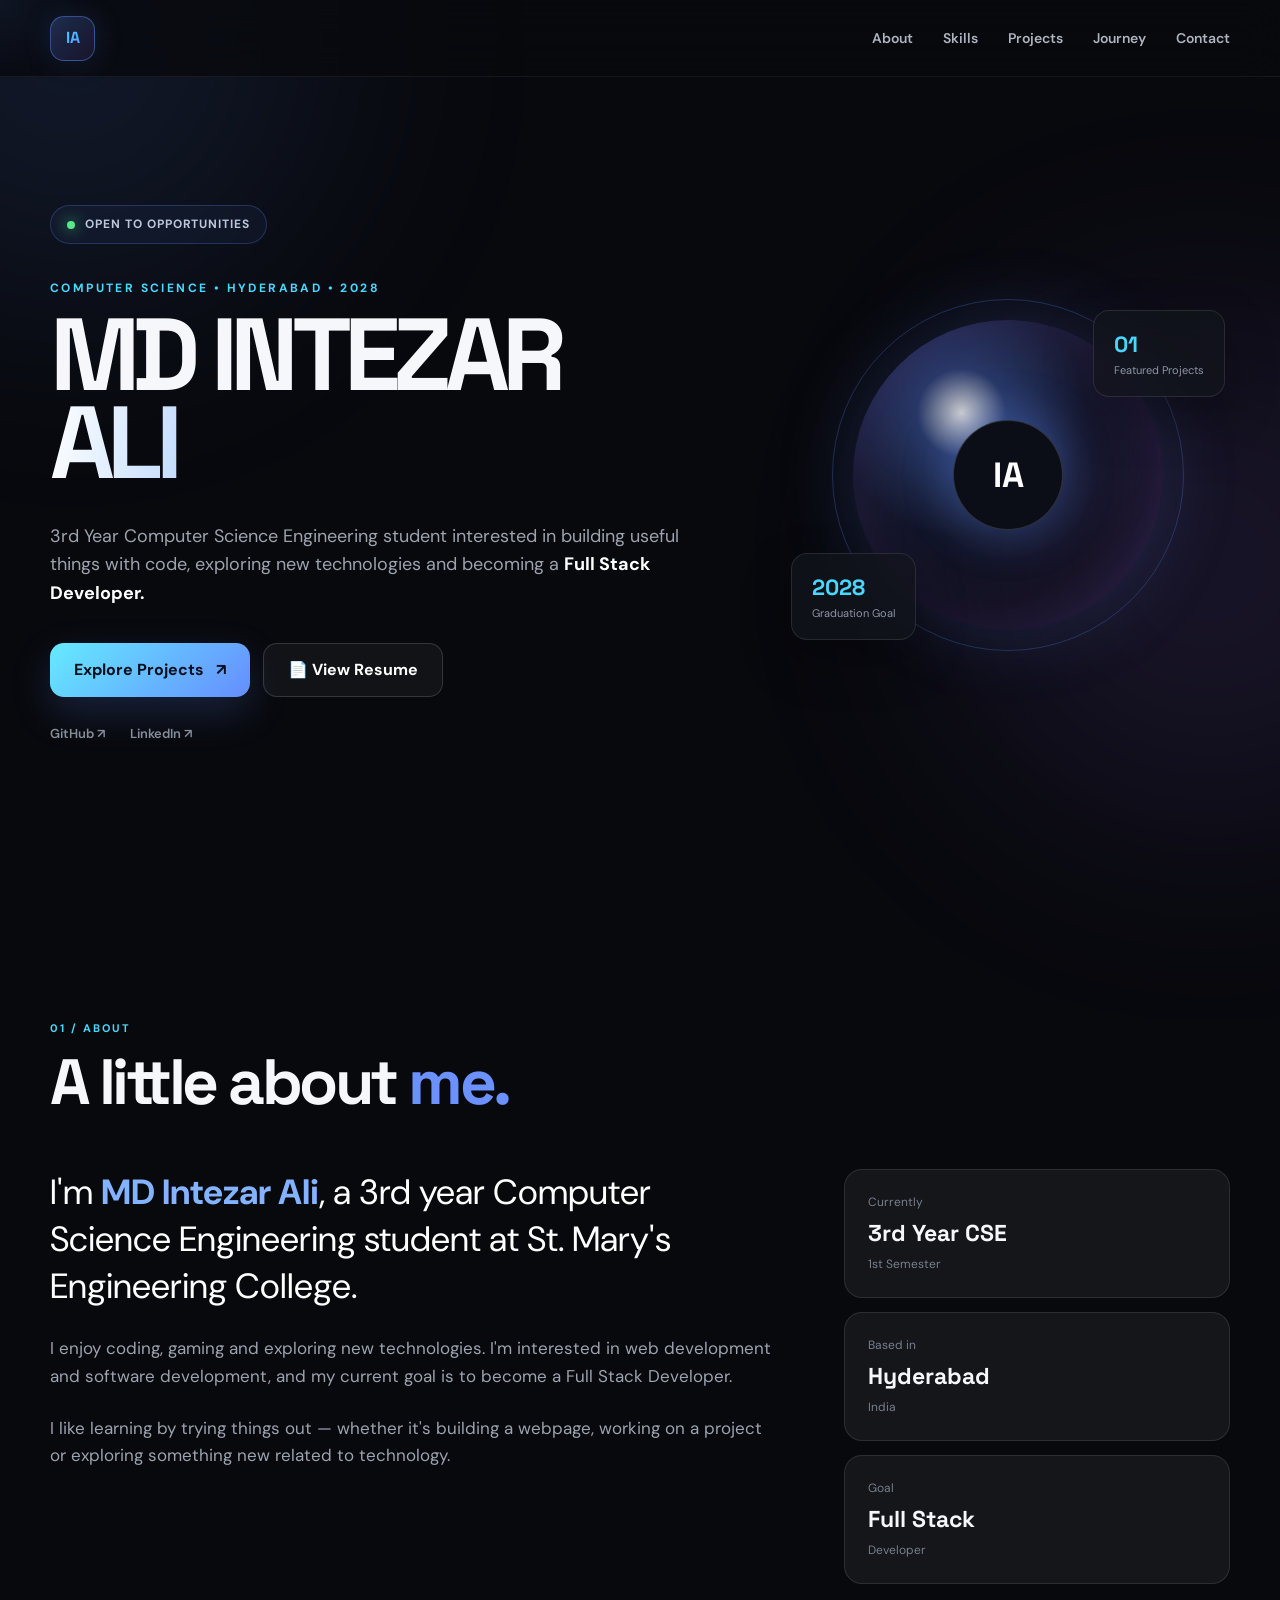
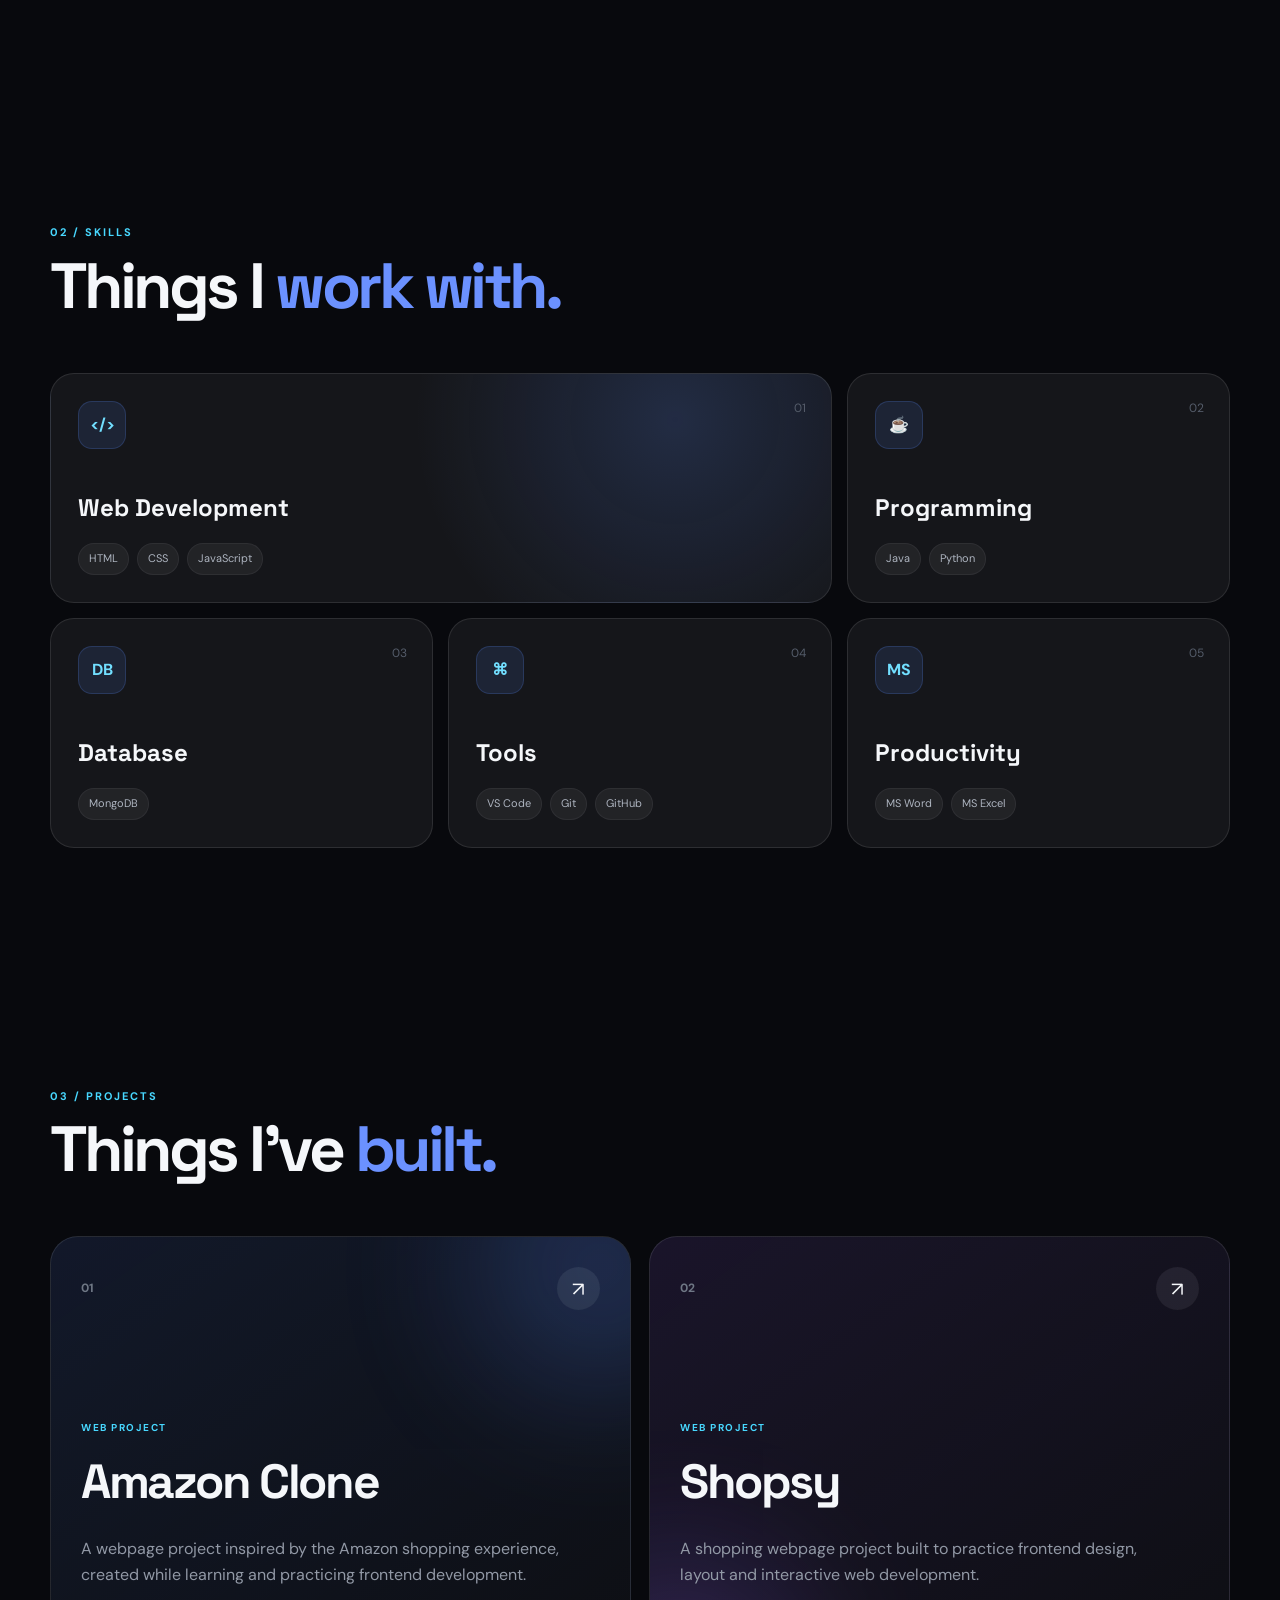
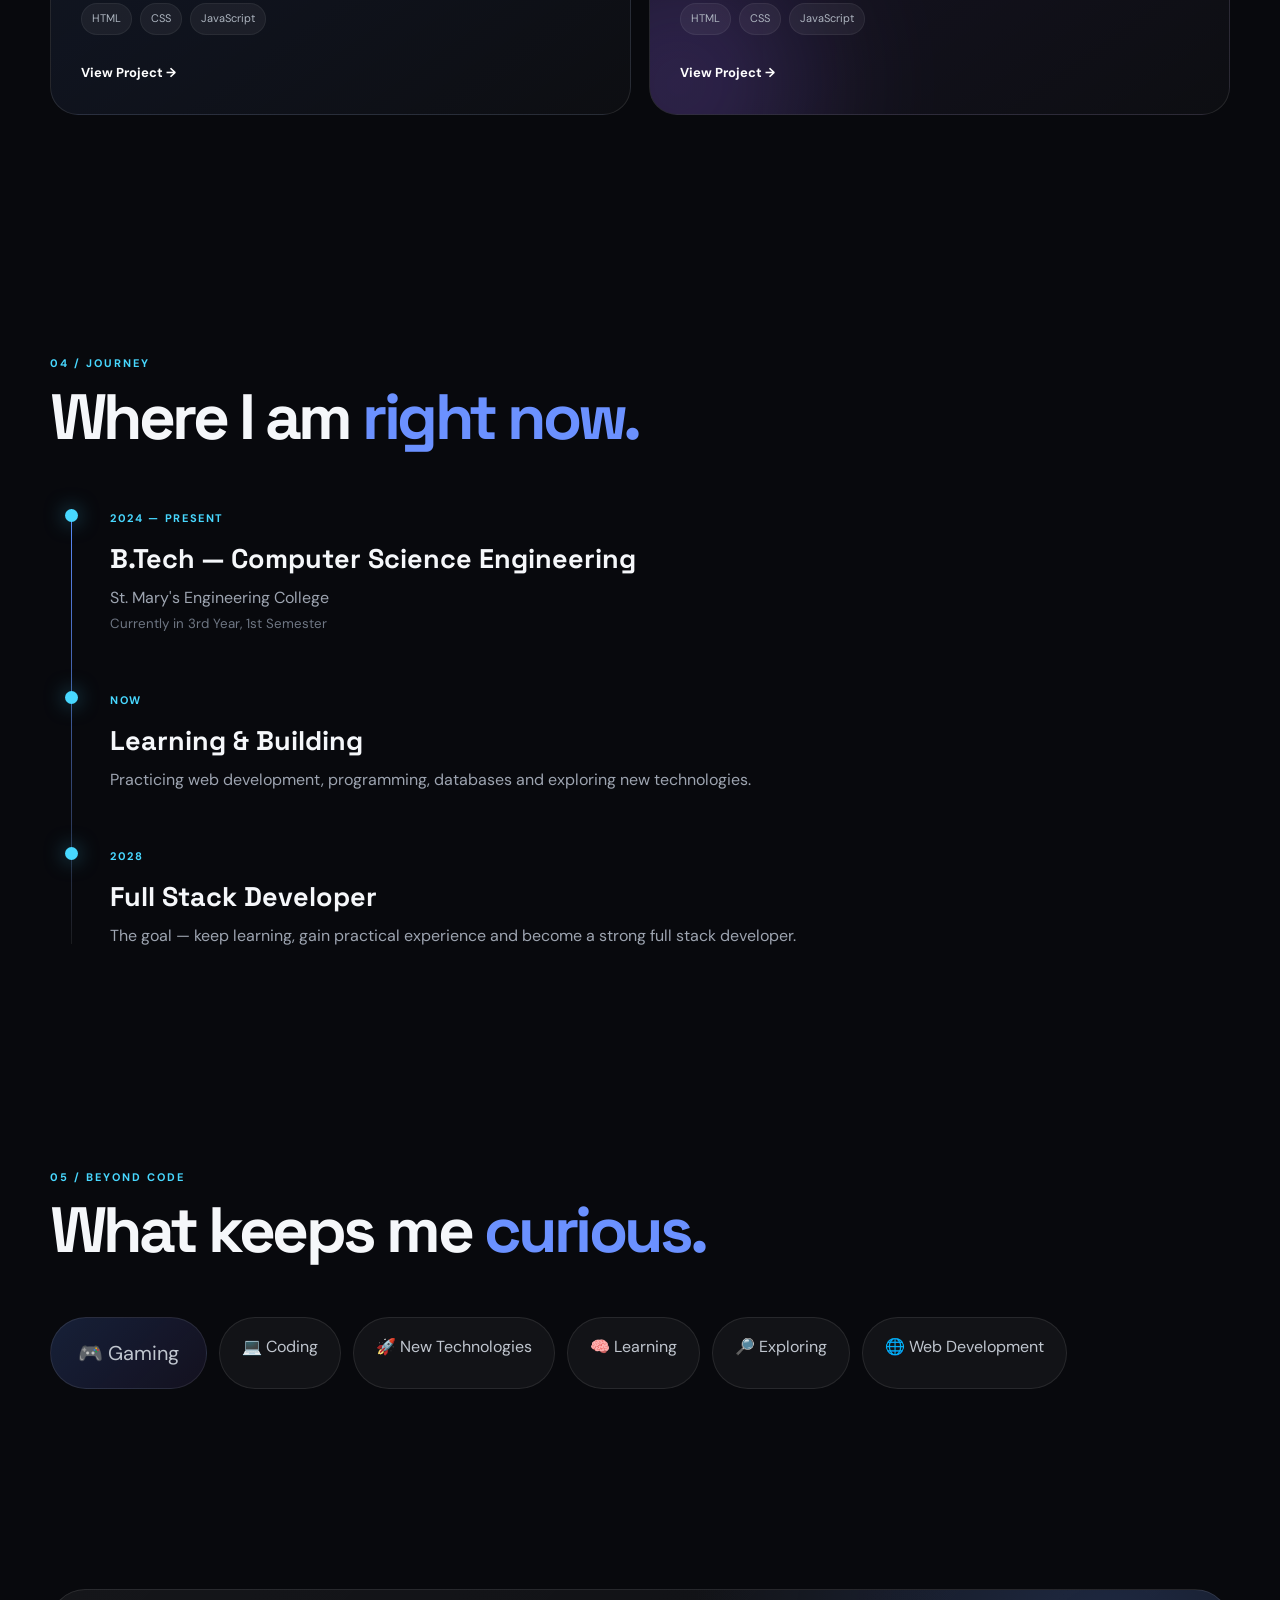
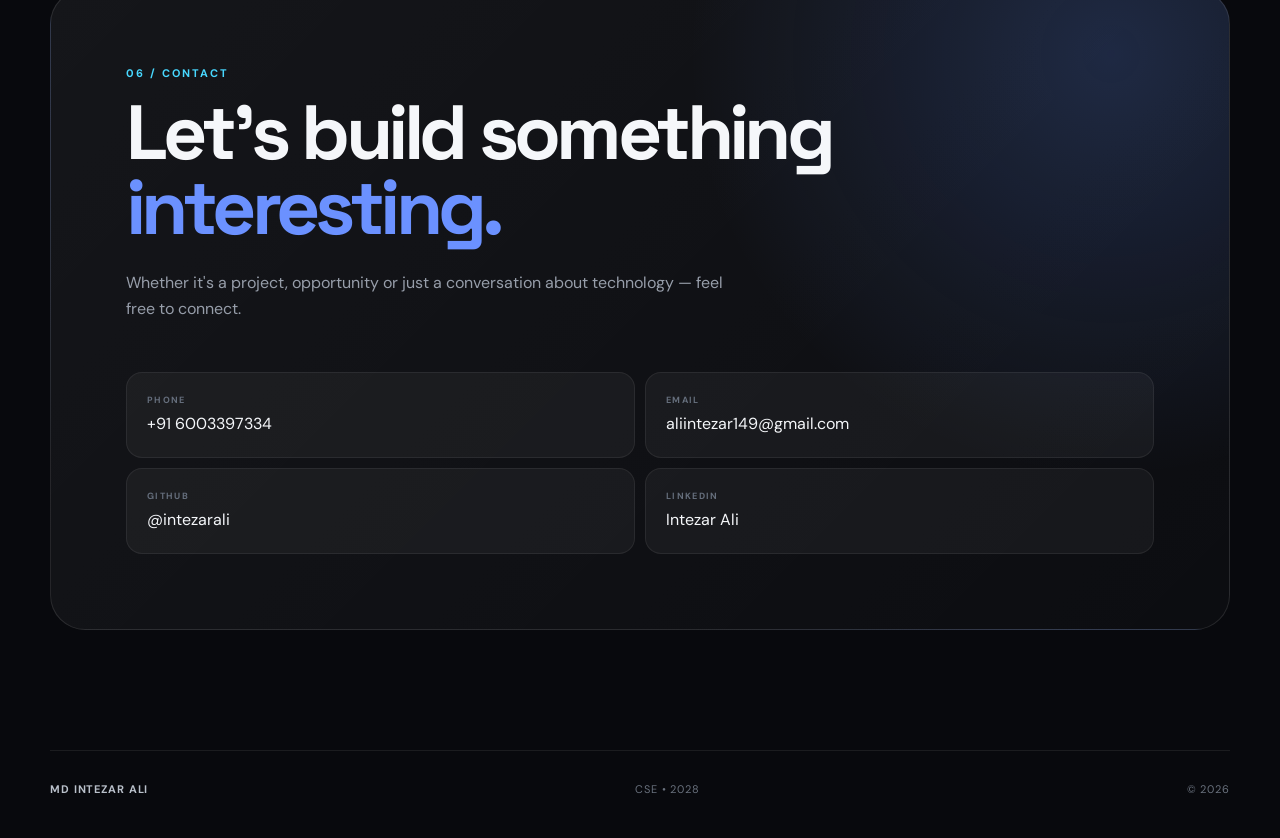
<file: index.html>
<!DOCTYPE html>
<html lang="en">

<head>
    <meta charset="UTF-8">
    <meta name="viewport" content="width=device-width, initial-scale=1.0">

    <title>MD Intezar Ali | CSE Student</title>

    <meta name="description" content="Portfolio of MD Intezar Ali — 3rd Year Computer Science Engineering student and aspiring Full Stack Developer.">

    <link rel="stylesheet" href="style.css">
</head>

<body>

    <!-- Background -->
    <div class="bg-grid"></div>
    <div class="glow glow-one"></div>
    <div class="glow glow-two"></div>

    <!-- NAVBAR -->
    <header class="navbar">
        <div class="nav-container">

            <a href="#home" class="logo">
                <span>IA</span>
            </a>

            <button class="menu-btn" id="menuBtn">
                ☰
            </button>

            <nav id="navMenu">
                <a href="#about">About</a>
                <a href="#skills">Skills</a>
                <a href="#projects">Projects</a>
                <a href="#journey">Journey</a>
                <a href="#contact">Contact</a>
            </nav>

        </div>
    </header>


    <!-- HERO -->
    <main>

        <section class="hero" id="home">

            <div class="hero-content">

                <div class="status">
                    <span class="status-dot"></span> Open to Opportunities
                </div>

                <p class="eyebrow">
                    COMPUTER SCIENCE • HYDERABAD • 2028
                </p>

                <h1>
                    MD INTEZAR
                    <span>ALI</span>
                </h1>

                <p class="hero-description">
                    3rd Year Computer Science Engineering student interested in building useful things with code, exploring new technologies and becoming a
                    <strong>Full Stack Developer.</strong>
                </p>

                <div class="hero-buttons">

                    <a href="#projects" class="btn primary">
                        Explore Projects
                        <span>↗</span>
                    </a>

                    <a href="MD_Intezar_Ali_Resume.jpg" target="_blank" class="btn secondary">
                        📄 View Resume
                    </a>

                </div>

                <div class="quick-links">

                    <a href="https://github.com/intezarali" target="_blank" rel="noopener">
                        GitHub ↗
                    </a>

                    <a href="https://www.linkedin.com/in/intezar-ali-89b385343/" target="_blank" rel="noopener">
                        LinkedIn ↗
                    </a>

                </div>

            </div>

            <div class="hero-card">

                <div class="orb">
                    <div class="orb-core">IA</div>
                </div>

                <div class="floating-card card-top">
                    <span>01</span>
                    <p>Featured Projects</p>
                </div>

                <div class="floating-card card-bottom">
                    <span>2028</span>
                    <p>Graduation Goal</p>
                </div>

            </div>

        </section>


        <!-- ABOUT -->
        <section class="section" id="about">

            <div class="section-heading">
                <p class="section-number">01 / ABOUT</p>
                <h2>A little about <span>me.</span></h2>
            </div>

            <div class="about-grid">

                <div class="about-main">
                    <p class="big-text">
                        I'm <strong>MD Intezar Ali</strong>, a 3rd year Computer Science Engineering student at St. Mary's Engineering College.
                    </p>

                    <p>
                        I enjoy coding, gaming and exploring new technologies. I'm interested in web development and software development, and my current goal is to become a Full Stack Developer.
                    </p>

                    <p>
                        I like learning by trying things out — whether it's building a webpage, working on a project or exploring something new related to technology.
                    </p>
                </div>


                <div class="about-side">

                    <div class="info-card">
                        <span>Currently</span>
                        <strong>3rd Year CSE</strong>
                        <small>1st Semester</small>
                    </div>

                    <div class="info-card">
                        <span>Based in</span>
                        <strong>Hyderabad</strong>
                        <small>India</small>
                    </div>

                    <div class="info-card">
                        <span>Goal</span>
                        <strong>Full Stack</strong>
                        <small>Developer</small>
                    </div>

                </div>

            </div>

        </section>


        <!-- SKILLS -->
        <section class="section" id="skills">

            <div class="section-heading">
                <p class="section-number">02 / SKILLS</p>
                <h2>Things I <span>work with.</span></h2>
            </div>

            <div class="skills-grid">

                <div class="skill-card featured">
                    <div class="skill-icon">&lt;/&gt;</div>
                    <p>01</p>
                    <h3>Web Development</h3>

                    <div class="skill-tags">
                        <span>HTML</span>
                        <span>CSS</span>
                        <span>JavaScript</span>
                    </div>
                </div>


                <div class="skill-card">
                    <div class="skill-icon">☕</div>
                    <p>02</p>
                    <h3>Programming</h3>

                    <div class="skill-tags">
                        <span>Java</span>
                        <span>Python</span>
                    </div>
                </div>


                <div class="skill-card">
                    <div class="skill-icon">DB</div>
                    <p>03</p>
                    <h3>Database</h3>

                    <div class="skill-tags">
                        <span>MongoDB</span>
                    </div>
                </div>


                <div class="skill-card">
                    <div class="skill-icon">⌘</div>
                    <p>04</p>
                    <h3>Tools</h3>

                    <div class="skill-tags">
                        <span>VS Code</span>
                        <span>Git</span>
                        <span>GitHub</span>
                    </div>
                </div>


                <div class="skill-card">
                    <div class="skill-icon">MS</div>
                    <p>05</p>
                    <h3>Productivity</h3>

                    <div class="skill-tags">
                        <span>MS Word</span>
                        <span>MS Excel</span>
                    </div>
                </div>

            </div>

        </section>


        <!-- PROJECTS -->
        <section class="section" id="projects">

            <div class="section-heading">
                <p class="section-number">03 / PROJECTS</p>
                <h2>Things I've <span>built.</span></h2>
            </div>


            <div class="projects-grid">

                <!-- PROJECT 1 -->
                <article class="project-card project-one">

                    <div class="project-top">
                        <span class="project-number">01</span>
                        <span class="project-arrow">↗</span>
                    </div>

                    <div class="project-content">

                        <p class="project-label">
                            WEB PROJECT
                        </p>

                        <h3>Amazon Clone</h3>

                        <p>
                            A webpage project inspired by the Amazon shopping experience, created while learning and practicing frontend development.
                        </p>

                        <div class="tech-list">
                            <span>HTML</span>
                            <span>CSS</span>
                            <span>JavaScript</span>
                        </div>

                        <a href="https://intezarali.github.io/shopsydemo/" target="_blank" rel="noopener" class="project-link">
                            View Project →
                        </a>

                    </div>

                </article>


                <!-- PROJECT 2 -->
                <article class="project-card project-two">

                    <div class="project-top">
                        <span class="project-number">02</span>
                        <span class="project-arrow">↗</span>
                    </div>

                    <div class="project-content">

                        <p class="project-label">
                            WEB PROJECT
                        </p>

                        <h3>Shopsy</h3>

                        <p>
                            A shopping webpage project built to practice frontend design, layout and interactive web development.
                        </p>

                        <div class="tech-list">
                            <span>HTML</span>
                            <span>CSS</span>
                            <span>JavaScript</span>
                        </div>

                        <a href="https://intezarali.github.io/Amazon-clone/" target="_blank" rel="noopener" class="project-link">
                            View Project →
                        </a>

                    </div>

                </article>

            </div>

        </section>


        <!-- JOURNEY -->
        <section class="section" id="journey">

            <div class="section-heading">
                <p class="section-number">04 / JOURNEY</p>
                <h2>Where I am <span>right now.</span></h2>
            </div>

            <div class="timeline">

                <div class="timeline-item">

                    <div class="timeline-dot"></div>

                    <div class="timeline-content">

                        <span>2024 — PRESENT</span>

                        <h3>B.Tech — Computer Science Engineering</h3>

                        <p>
                            St. Mary's Engineering College
                        </p>

                        <small>
                            Currently in 3rd Year, 1st Semester
                        </small>

                    </div>

                </div>


                <div class="timeline-item">

                    <div class="timeline-dot"></div>

                    <div class="timeline-content">

                        <span>NOW</span>

                        <h3>Learning & Building</h3>

                        <p>
                            Practicing web development, programming, databases and exploring new technologies.
                        </p>

                    </div>

                </div>


                <div class="timeline-item future">

                    <div class="timeline-dot"></div>

                    <div class="timeline-content">

                        <span>2028</span>

                        <h3>Full Stack Developer</h3>

                        <p>
                            The goal — keep learning, gain practical experience and become a strong full stack developer.
                        </p>

                    </div>

                </div>

            </div>

        </section>


        <!-- INTERESTS -->
        <section class="section interests-section">

            <div class="section-heading">
                <p class="section-number">05 / BEYOND CODE</p>
                <h2>What keeps me <span>curious.</span></h2>
            </div>

            <div class="interest-cloud">

                <div class="interest big">
                    🎮 Gaming
                </div>

                <div class="interest">
                    💻 Coding
                </div>

                <div class="interest">
                    🚀 New Technologies
                </div>

                <div class="interest">
                    🧠 Learning
                </div>

                <div class="interest">
                    🔎 Exploring
                </div>

                <div class="interest">
                    🌐 Web Development
                </div>

            </div>

        </section>


        <!-- CONTACT -->
        <section class="contact-section" id="contact">

            <p class="section-number">06 / CONTACT</p>

            <h2>
                Let's build something
                <span>interesting.</span>
            </h2>

            <p class="contact-text">
                Whether it's a project, opportunity or just a conversation about technology — feel free to connect.
            </p>

            <div class="contact-links">

                <a href="tel:+916003397334">
                    <span>PHONE</span> +91 6003397334
                </a>

                <a href="mailto:aliintezar149@gmail.com">
                    <span>EMAIL</span> aliintezar149@gmail.com
                </a>

                <a href="https://github.com/intezarali" target="_blank" rel="noopener">
                    <span>GITHUB</span> @intezarali
                </a>

                <a href="https://www.linkedin.com/in/intezar-ali-89b385343/" target="_blank" rel="noopener">
                    <span>LINKEDIN</span> Intezar Ali
                </a>

            </div>

        </section>

    </main>


    <!-- FOOTER -->
    <footer>

        <div class="footer-left">
            MD INTEZAR ALI
        </div>

        <div class="footer-center">
            CSE • 2028
        </div>

        <div class="footer-right">
            © <span id="year"></span>
        </div>

    </footer>


    <script src="script.js"></script>

</body>

</html>
</file>
<file: style.css>
@import url('https://fonts.googleapis.com/css2?family=DM+Sans:wght@400;500;600;700&family=Space+Grotesk:wght@400;500;600;700&display=swap');
:root {
    --bg: #08090d;
    --bg-soft: #101219;
    --card: rgba(255, 255, 255, 0.055);
    --card-hover: rgba(255, 255, 255, 0.09);
    --white: #f5f7fa;
    --muted: #9da3ae;
    --blue: #5b8cff;
    --cyan: #48d8ff;
    --purple: #9a6cff;
    --border: rgba(255, 255, 255, 0.1);
    --radius: 24px;
    --max: 1180px;
}


/* RESET */

* {
    margin: 0;
    padding: 0;
    box-sizing: border-box;
}

html {
    scroll-behavior: smooth;
}

body {
    background: var(--bg);
    color: var(--white);
    font-family: "DM Sans", sans-serif;
    line-height: 1.6;
    overflow-x: hidden;
}

a {
    color: inherit;
    text-decoration: none;
}

button {
    font-family: inherit;
}


/* BACKGROUND */

.bg-grid {
    position: fixed;
    inset: 0;
    pointer-events: none;
    opacity: 0.22;
    background-image: linear-gradient(rgba(255, 255, 255, 0.035) 1px, transparent 1px), linear-gradient(90deg, rgba(255, 255, 255, 0.035) 1px, transparent 1px);
    background-size: 55px 55px;
    mask-image: linear-gradient( to bottom, black, transparent 85%);
    z-index: -3;
}

.glow {
    position: fixed;
    width: 500px;
    height: 500px;
    border-radius: 50%;
    filter: blur(130px);
    opacity: 0.12;
    pointer-events: none;
    z-index: -2;
}

.glow-one {
    background: var(--blue);
    top: -200px;
    left: -180px;
}

.glow-two {
    background: var(--purple);
    right: -180px;
    top: 35%;
}


/* NAVBAR */

.navbar {
    position: fixed;
    top: 0;
    left: 0;
    right: 0;
    z-index: 100;
    background: rgba(8, 9, 13, 0.78);
    backdrop-filter: blur(20px);
    border-bottom: 1px solid rgba(255, 255, 255, 0.06);
}

.nav-container {
    width: min(100% - 40px, var(--max));
    margin: auto;
    height: 76px;
    display: flex;
    align-items: center;
    justify-content: space-between;
}

.logo {
    width: 45px;
    height: 45px;
    display: grid;
    place-items: center;
    border-radius: 14px;
    background: linear-gradient(135deg, rgba(91, 140, 255, 0.25), rgba(154, 108, 255, 0.1));
    border: 1px solid rgba(91, 140, 255, 0.45);
    font-family: "Space Grotesk", sans-serif;
    font-weight: 700;
    box-shadow: 0 0 30px rgba(91, 140, 255, 0.15);
}

.logo span {
    background: linear-gradient( 135deg, var(--cyan), var(--blue));
    -webkit-background-clip: text;
    background-clip: text;
    color: transparent;
}

nav {
    display: flex;
    gap: 30px;
}

nav a {
    color: #aeb4bf;
    font-size: 14px;
    font-weight: 600;
    transition: 0.25s ease;
}

nav a:hover {
    color: white;
}

.menu-btn {
    display: none;
    border: 0;
    background: transparent;
    color: white;
    font-size: 25px;
    cursor: pointer;
}


/* HERO */

.hero {
    width: min(100% - 40px, var(--max));
    min-height: 100vh;
    margin: auto;
    padding-top: 150px;
    padding-bottom: 100px;
    display: grid;
    grid-template-columns: 1.2fr 0.8fr;
    align-items: center;
    gap: 70px;
}

.status {
    display: inline-flex;
    align-items: center;
    gap: 10px;
    padding: 9px 16px;
    border-radius: 100px;
    border: 1px solid rgba(91, 140, 255, 0.25);
    background: rgba(91, 140, 255, 0.06);
    color: #bdc7db;
    font-size: 12px;
    font-weight: 700;
    letter-spacing: 0.08em;
    text-transform: uppercase;
}

.status-dot {
    width: 8px;
    height: 8px;
    border-radius: 50%;
    background: #57e88b;
    box-shadow: 0 0 15px #57e88b;
}

.eyebrow {
    margin-top: 35px;
    color: var(--cyan);
    font-size: 12px;
    font-weight: 700;
    letter-spacing: 0.2em;
}

.hero h1 {
    margin-top: 12px;
    font-family: "Space Grotesk", sans-serif;
    font-size: clamp(60px, 8vw, 118px);
    line-height: 0.86;
    letter-spacing: -0.075em;
    font-weight: 700;
}

.hero h1 span {
    display: block;
    background: linear-gradient( 100deg, #ffffff 0%, #7eb5ff 45%, #a780ff 100%);
    -webkit-background-clip: text;
    background-clip: text;
    color: transparent;
}

.hero-description {
    max-width: 680px;
    margin-top: 35px;
    color: var(--muted);
    font-size: 18px;
}

.hero-description strong {
    color: white;
}

.hero-buttons {
    display: flex;
    flex-wrap: wrap;
    gap: 13px;
    margin-top: 35px;
}

.btn {
    display: inline-flex;
    align-items: center;
    justify-content: center;
    gap: 12px;
    min-height: 54px;
    padding: 0 24px;
    border-radius: 14px;
    font-weight: 700;
    transition: transform 0.25s ease, box-shadow 0.25s ease, background 0.25s ease;
}

.btn:hover {
    transform: translateY(-3px);
}

.btn.primary {
    color: #07101e;
    background: linear-gradient( 135deg, #65eaff, #668dff);
    box-shadow: 0 15px 40px rgba(91, 140, 255, 0.2);
}

.btn.secondary {
    border: 1px solid rgba(255, 255, 255, 0.15);
    background: rgba(255, 255, 255, 0.045);
    color: white;
}

.btn.secondary:hover {
    background: rgba(255, 255, 255, 0.09);
}

.quick-links {
    display: flex;
    gap: 25px;
    margin-top: 27px;
}

.quick-links a {
    color: #858d99;
    font-size: 13px;
    font-weight: 600;
    transition: 0.2s ease;
}

.quick-links a:hover {
    color: white;
}


/* HERO ORB */

.hero-card {
    min-height: 470px;
    position: relative;
    display: grid;
    place-items: center;
}

.orb {
    width: 310px;
    height: 310px;
    border-radius: 50%;
    display: grid;
    place-items: center;
    background: radial-gradient( circle at 35% 30%, rgba(255, 255, 255, 0.8), rgba(91, 140, 255, 0.35) 15%, rgba(91, 140, 255, 0.08) 42%, transparent 68%);
    box-shadow: 0 0 80px rgba(91, 140, 255, 0.18), inset 0 0 70px rgba(154, 108, 255, 0.18);
    animation: float 5s ease-in-out infinite;
}

.orb::before {
    content: "";
    position: absolute;
    width: 350px;
    height: 350px;
    border-radius: 50%;
    border: 1px solid rgba(91, 140, 255, 0.25);
    animation: rotate 12s linear infinite;
}

.orb-core {
    width: 110px;
    height: 110px;
    display: grid;
    place-items: center;
    border-radius: 50%;
    background: #0b0e16;
    border: 1px solid rgba(255, 255, 255, 0.15);
    font-family: "Space Grotesk", sans-serif;
    font-size: 35px;
    font-weight: 700;
    color: white;
    box-shadow: 0 0 50px rgba(91, 140, 255, 0.4);
}

.floating-card {
    position: absolute;
    padding: 16px 20px;
    border-radius: 16px;
    background: rgba(18, 20, 28, 0.8);
    backdrop-filter: blur(15px);
    border: 1px solid rgba(255, 255, 255, 0.1);
    box-shadow: 0 20px 50px rgba(0, 0, 0, 0.3);
}

.floating-card span {
    display: block;
    font-family: "Space Grotesk", sans-serif;
    color: var(--cyan);
    font-size: 22px;
    font-weight: 700;
}

.floating-card p {
    color: #8e96a5;
    font-size: 11px;
}

.card-top {
    top: 70px;
    right: 5px;
}

.card-bottom {
    bottom: 70px;
    left: 5px;
}


/* SECTION */

.section {
    width: min(100% - 40px, var(--max));
    margin: auto;
    padding: 120px 0;
}

.section-heading {
    margin-bottom: 55px;
}

.section-number {
    margin-bottom: 12px;
    color: var(--cyan);
    font-size: 11px;
    font-weight: 700;
    letter-spacing: 0.18em;
}

.section-heading h2 {
    font-family: "Space Grotesk", sans-serif;
    font-size: clamp(38px, 5vw, 68px);
    line-height: 1;
    letter-spacing: -0.055em;
}

.section-heading h2 span,
.contact-section h2 span {
    color: #6b91ff;
}


/* ABOUT */

.about-grid {
    display: grid;
    grid-template-columns: 1.5fr 0.8fr;
    gap: 70px;
}

.about-main {
    max-width: 730px;
}

.about-main p {
    color: #9ca3af;
    font-size: 17px;
    margin-bottom: 25px;
}

.about-main .big-text {
    color: white;
    font-size: clamp(24px, 3vw, 35px);
    line-height: 1.35;
}

.about-main strong {
    color: #83b3ff;
}

.about-side {
    display: grid;
    gap: 14px;
}

.info-card {
    padding: 23px;
    border-radius: 18px;
    background: var(--card);
    border: 1px solid var(--border);
    transition: 0.25s ease;
}

.info-card:hover {
    background: var(--card-hover);
    transform: translateX(-5px);
}

.info-card span,
.info-card small {
    display: block;
    color: #777f8d;
    font-size: 12px;
}

.info-card strong {
    display: block;
    margin: 3px 0;
    font-family: "Space Grotesk", sans-serif;
    font-size: 23px;
}


/* SKILLS */

.skills-grid {
    display: grid;
    grid-template-columns: repeat(3, 1fr);
    gap: 15px;
}

.skill-card {
    min-height: 220px;
    padding: 27px;
    border-radius: var(--radius);
    border: 1px solid var(--border);
    background: var(--card);
    position: relative;
    overflow: hidden;
    transition: 0.3s ease;
}

.skill-card:hover {
    transform: translateY(-7px);
    border-color: rgba(91, 140, 255, 0.35);
    background: var(--card-hover);
}

.skill-card.featured {
    grid-column: span 2;
    background: radial-gradient( circle at 80% 20%, rgba(91, 140, 255, 0.18), transparent 40%), var(--card);
}

.skill-icon {
    width: 48px;
    height: 48px;
    display: grid;
    place-items: center;
    border-radius: 14px;
    background: rgba(91, 140, 255, 0.12);
    border: 1px solid rgba(91, 140, 255, 0.2);
    color: #72dfff;
    font-weight: 700;
}

.skill-card>p {
    position: absolute;
    right: 25px;
    top: 25px;
    color: #555d6b;
    font-size: 12px;
}

.skill-card h3 {
    margin-top: 40px;
    font-family: "Space Grotesk", sans-serif;
    font-size: 24px;
}

.skill-tags,
.tech-list {
    display: flex;
    flex-wrap: wrap;
    gap: 8px;
    margin-top: 16px;
}

.skill-tags span,
.tech-list span {
    padding: 6px 10px;
    border-radius: 100px;
    background: rgba(255, 255, 255, 0.055);
    color: #aeb5c0;
    font-size: 11px;
    border: 1px solid rgba(255, 255, 255, 0.06);
}


/* PROJECTS */

.projects-grid {
    display: grid;
    grid-template-columns: repeat(2, 1fr);
    gap: 18px;
}

.project-card {
    min-height: 450px;
    padding: 30px;
    border-radius: 28px;
    position: relative;
    overflow: hidden;
    border: 1px solid var(--border);
    transition: 0.35s ease;
}

.project-card::before {
    content: "";
    position: absolute;
    width: 260px;
    height: 260px;
    border-radius: 50%;
    filter: blur(70px);
    opacity: 0.22;
}

.project-one {
    background: linear-gradient( 145deg, rgba(91, 140, 255, 0.12), rgba(255, 255, 255, 0.025));
}

.project-one::before {
    background: var(--blue);
    right: -100px;
    top: -100px;
}

.project-two {
    background: linear-gradient( 145deg, rgba(154, 108, 255, 0.12), rgba(255, 255, 255, 0.025));
}

.project-two::before {
    background: var(--purple);
    left: -100px;
    bottom: -100px;
}

.project-card:hover {
    transform: translateY(-8px);
    border-color: rgba(255, 255, 255, 0.2);
}

.project-top {
    display: flex;
    align-items: center;
    justify-content: space-between;
    position: relative;
    z-index: 1;
}

.project-number {
    color: #6f7785;
    font-size: 12px;
    font-weight: 700;
}

.project-arrow {
    width: 43px;
    height: 43px;
    display: grid;
    place-items: center;
    border-radius: 50%;
    background: rgba(255, 255, 255, 0.07);
    font-size: 20px;
}

.project-content {
    position: relative;
    z-index: 1;
    margin-top: 110px;
}

.project-label {
    color: var(--cyan);
    font-size: 10px;
    font-weight: 700;
    letter-spacing: 0.15em;
}

.project-content h3 {
    margin-top: 8px;
    font-family: "Space Grotesk", sans-serif;
    font-size: clamp(32px, 4vw, 48px);
    letter-spacing: -0.05em;
}

.project-content>p:not(.project-label) {
    max-width: 500px;
    margin-top: 15px;
    color: #9299a6;
}

.project-link {
    display: inline-block;
    margin-top: 28px;
    color: white;
    font-size: 13px;
    font-weight: 700;
}

.project-link:hover {
    color: var(--cyan);
}


/* TIMELINE */

.timeline {
    position: relative;
    max-width: 850px;
    margin-left: 15px;
}

.timeline::before {
    content: "";
    position: absolute;
    left: 6px;
    top: 5px;
    bottom: 5px;
    width: 1px;
    background: linear-gradient( to bottom, var(--blue), rgba(255, 255, 255, 0.08));
}

.timeline-item {
    position: relative;
    padding-left: 45px;
    margin-bottom: 50px;
}

.timeline-dot {
    position: absolute;
    left: 0;
    top: 5px;
    width: 13px;
    height: 13px;
    border-radius: 50%;
    background: var(--cyan);
    box-shadow: 0 0 20px rgba(72, 216, 255, 0.5);
}

.timeline-content span {
    color: var(--cyan);
    font-size: 11px;
    font-weight: 700;
    letter-spacing: 0.15em;
}

.timeline-content h3 {
    margin-top: 7px;
    font-family: "Space Grotesk", sans-serif;
    font-size: 27px;
}

.timeline-content p {
    margin-top: 5px;
    color: #9da4b0;
}

.timeline-content small {
    color: #6e7683;
}


/* INTERESTS */

.interests-section {
    padding-top: 50px;
}

.interest-cloud {
    display: flex;
    flex-wrap: wrap;
    gap: 12px;
}

.interest {
    padding: 16px 22px;
    border-radius: 100px;
    background: rgba(255, 255, 255, 0.045);
    border: 1px solid rgba(255, 255, 255, 0.09);
    color: #c0c6cf;
    transition: 0.25s ease;
}

.interest:hover {
    transform: translateY(-4px);
    background: rgba(91, 140, 255, 0.1);
    border-color: rgba(91, 140, 255, 0.3);
    color: white;
}

.interest.big {
    padding: 19px 27px;
    font-size: 20px;
    background: linear-gradient( 135deg, rgba(91, 140, 255, 0.18), rgba(154, 108, 255, 0.08));
}


/* CONTACT */

.contact-section {
    width: min(100% - 40px, var(--max));
    margin: 80px auto 120px;
    padding: 75px;
    border-radius: 35px;
    background: radial-gradient( circle at 90% 10%, rgba(91, 140, 255, 0.2), transparent 35%), linear-gradient( 135deg, rgba(255, 255, 255, 0.055), rgba(255, 255, 255, 0.02));
    border: 1px solid rgba(255, 255, 255, 0.1);
}

.contact-section h2 {
    max-width: 850px;
    margin-top: 10px;
    font-family: "Space Grotesk", sans-serif;
    font-size: clamp(42px, 6vw, 78px);
    line-height: 0.98;
    letter-spacing: -0.06em;
}

.contact-text {
    max-width: 600px;
    margin-top: 25px;
    color: #979eaa;
}

.contact-links {
    display: grid;
    grid-template-columns: repeat(2, 1fr);
    gap: 10px;
    margin-top: 50px;
}

.contact-links a {
    padding: 20px;
    border-radius: 16px;
    background: rgba(255, 255, 255, 0.045);
    border: 1px solid rgba(255, 255, 255, 0.07);
    transition: 0.25s ease;
}

.contact-links a:hover {
    background: rgba(255, 255, 255, 0.08);
    transform: translateY(-3px);
}

.contact-links span {
    display: block;
    margin-bottom: 4px;
    color: #666f7d;
    font-size: 9px;
    font-weight: 700;
    letter-spacing: 0.15em;
}


/* FOOTER */

footer {
    width: min(100% - 40px, var(--max));
    margin: auto;
    padding: 30px 0 40px;
    border-top: 1px solid rgba(255, 255, 255, 0.08);
    display: flex;
    justify-content: space-between;
    color: #69717d;
    font-size: 11px;
    letter-spacing: 0.08em;
}

.footer-left {
    color: #b9c0ca;
    font-weight: 700;
}


/* ANIMATIONS */

@keyframes float {
    0%,
    100% {
        transform: translateY(0);
    }
    50% {
        transform: translateY(-15px);
    }
}

@keyframes rotate {
    from {
        transform: rotate(0deg);
    }
    to {
        transform: rotate(360deg);
    }
}


/* RESPONSIVE */

@media (max-width: 850px) {
    nav {
        display: none;
        position: absolute;
        top: 76px;
        left: 20px;
        right: 20px;
        padding: 18px;
        flex-direction: column;
        background: rgba(13, 15, 21, 0.97);
        border: 1px solid var(--border);
        border-radius: 18px;
    }
    nav.show {
        display: flex;
    }
    .menu-btn {
        display: block;
    }
    .hero {
        grid-template-columns: 1fr;
        padding-top: 130px;
        gap: 40px;
    }
    .hero-card {
        min-height: 350px;
    }
    .orb {
        width: 240px;
        height: 240px;
    }
    .orb::before {
        width: 270px;
        height: 270px;
    }
    .card-top {
        right: 8%;
    }
    .card-bottom {
        left: 8%;
    }
    .about-grid {
        grid-template-columns: 1fr;
        gap: 35px;
    }
    .skills-grid {
        grid-template-columns: 1fr 1fr;
    }
    .skill-card.featured {
        grid-column: span 2;
    }
    .projects-grid {
        grid-template-columns: 1fr;
    }
    .contact-section {
        padding: 45px 25px;
    }
}

@media (max-width: 560px) {
    .nav-container,
    .hero,
    .section {
        width: min(100% - 28px, var(--max));
    }
    .hero {
        padding-top: 115px;
    }
    .hero h1 {
        font-size: clamp(58px, 17vw, 90px);
    }
    .hero-description {
        font-size: 16px;
    }
    .hero-buttons {
        flex-direction: column;
    }
    .btn {
        width: 100%;
    }
    .quick-links {
        justify-content: center;
    }
    .hero-card {
        min-height: 290px;
    }
    .orb {
        width: 210px;
        height: 210px;
    }
    .orb::before {
        width: 235px;
        height: 235px;
    }
    .floating-card {
        padding: 12px 15px;
    }
    .card-top {
        top: 15px;
        right: 0;
    }
    .card-bottom {
        bottom: 15px;
        left: 0;
    }
    .section {
        padding: 80px 0;
    }
    .skills-grid {
        grid-template-columns: 1fr;
    }
    .skill-card.featured {
        grid-column: span 1;
    }
    .project-card {
        min-height: 400px;
        padding: 23px;
    }
    .project-content {
        margin-top: 80px;
    }
    .contact-section {
        width: calc(100% - 28px);
        margin-top: 50px;
        margin-bottom: 70px;
        border-radius: 25px;
    }
    .contact-links {
        grid-template-columns: 1fr;
    }
    footer {
        width: calc(100% - 28px);
        flex-direction: column;
        gap: 10px;
        text-align: center;
    }
}
</file>
